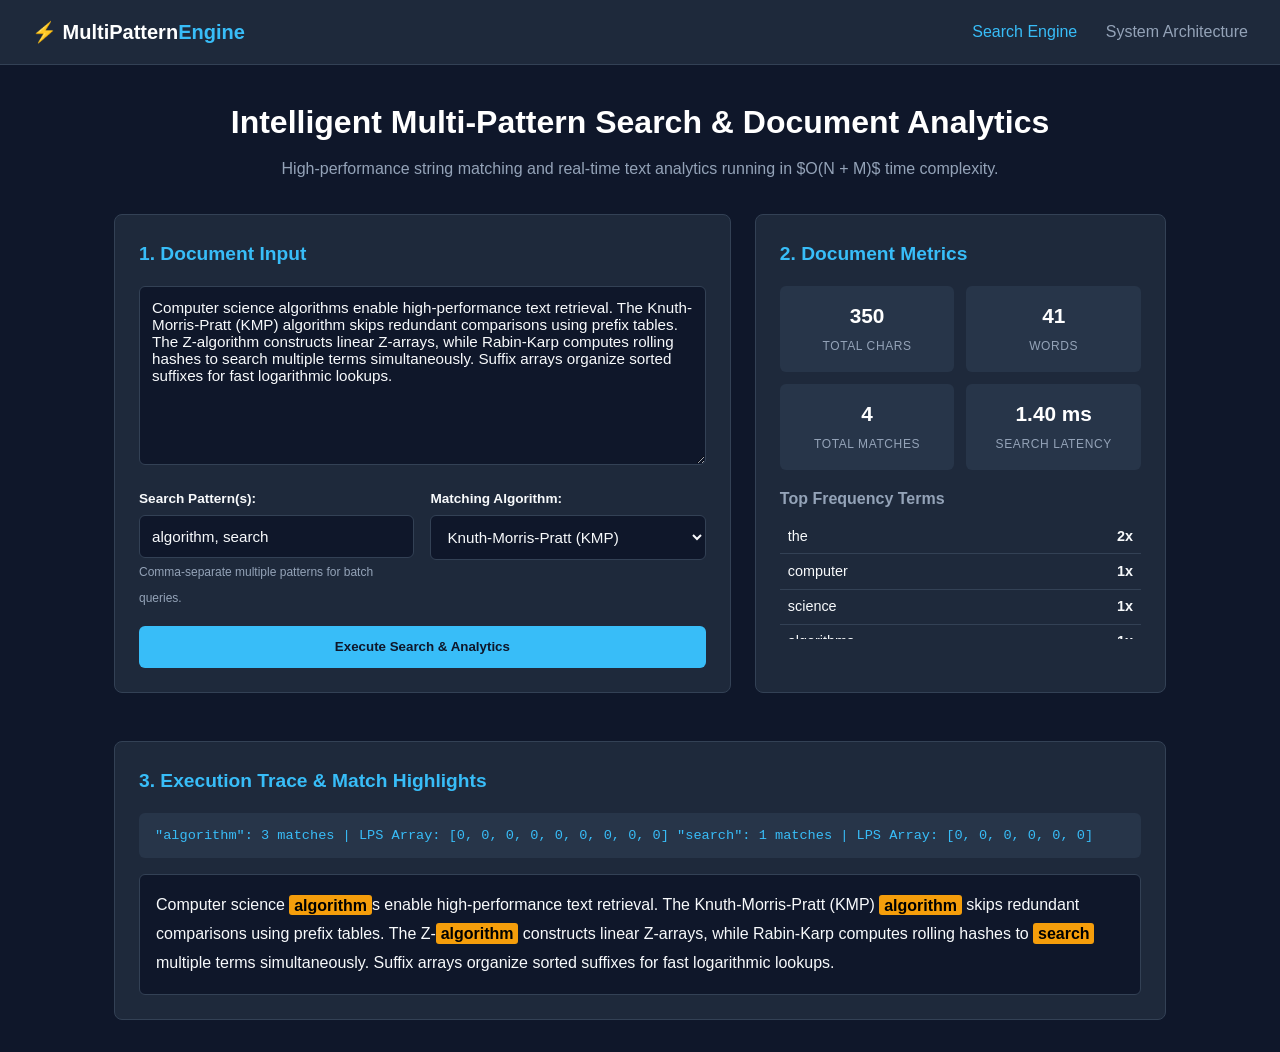
<file: multi-pattern-search-engine/index.html>
<!DOCTYPE html>
<html lang="en">
<head>
  <meta charset="UTF-8" />
  <meta name="viewport" content="width=device-width, initial-scale=1.0" />
  <title>Intelligent Search Engine</title>
  <link rel="stylesheet" href="style.css" />
</head>
<body>
  <nav class="navbar">
    <div class="logo">⚡ MultiPattern<span>Engine</span></div>
    <div class="nav-links">
      <a href="index.html" class="active">Search Engine</a>
      <a href="about.html">System Architecture</a>
    </div>
  </nav>

  <main class="container">
    <header class="hero">
      <h1>Intelligent Multi-Pattern Search & Document Analytics</h1>
      <p>High-performance string matching and real-time text analytics running in $O(N + M)$ time complexity.</p>
    </header>

    <section class="engine-grid">
      <!-- Input Panel -->
      <div class="panel">
        <h2>1. Document Input</h2>
        <textarea id="documentText" rows="9" placeholder="Paste or type text document here...">Computer science algorithms enable high-performance text retrieval. The Knuth-Morris-Pratt (KMP) algorithm skips redundant comparisons using prefix tables. The Z-algorithm constructs linear Z-arrays, while Rabin-Karp computes rolling hashes to search multiple terms simultaneously. Suffix arrays organize sorted suffixes for fast logarithmic lookups.</textarea>

        <div class="input-row">
          <div class="input-group">
            <label for="searchPattern">Search Pattern(s):</label>
            <input type="text" id="searchPattern" placeholder="e.g. algorithm, search, suffix" value="algorithm, search" />
            <small>Comma-separate multiple patterns for batch queries.</small>
          </div>

          <div class="input-group">
            <label for="algoSelect">Matching Algorithm:</label>
            <select id="algoSelect">
              <option value="kmp">Knuth-Morris-Pratt (KMP)</option>
              <option value="z">Z-Algorithm</option>
              <option value="rabin-karp">Rabin-Karp (Rolling Hash)</option>
              <option value="suffix-array">Suffix Array Binary Search</option>
            </select>
          </div>
        </div>

        <button id="runBtn" class="btn-primary">Execute Search & Analytics</button>
      </div>

      <!-- Live Analytics Panel -->
      <div class="panel">
        <h2>2. Document Metrics</h2>
        <div class="metrics-grid">
          <div class="metric-card"><span class="metric-val" id="metricChars">0</span><span class="metric-lbl">Total Chars</span></div>
          <div class="metric-card"><span class="metric-val" id="metricWords">0</span><span class="metric-lbl">Words</span></div>
          <div class="metric-card"><span class="metric-val" id="metricMatches">0</span><span class="metric-lbl">Total Matches</span></div>
          <div class="metric-card"><span class="metric-val" id="metricTime">0.00 ms</span><span class="metric-lbl">Search Latency</span></div>
        </div>

        <h3>Top Frequency Terms</h3>
        <ul id="freqList" class="freq-list"></ul>
      </div>
    </section>

    <!-- Results Section -->
    <section class="panel results-panel">
      <h2>3. Execution Trace & Match Highlights</h2>
      <div id="algoDetails" class="algo-details"></div>
      <div id="highlightedOutput" class="highlight-box">Matches will be highlighted here upon execution.</div>
    </section>
  </main>

  <script src="app.js"></script>
</body>
</html>
</file>
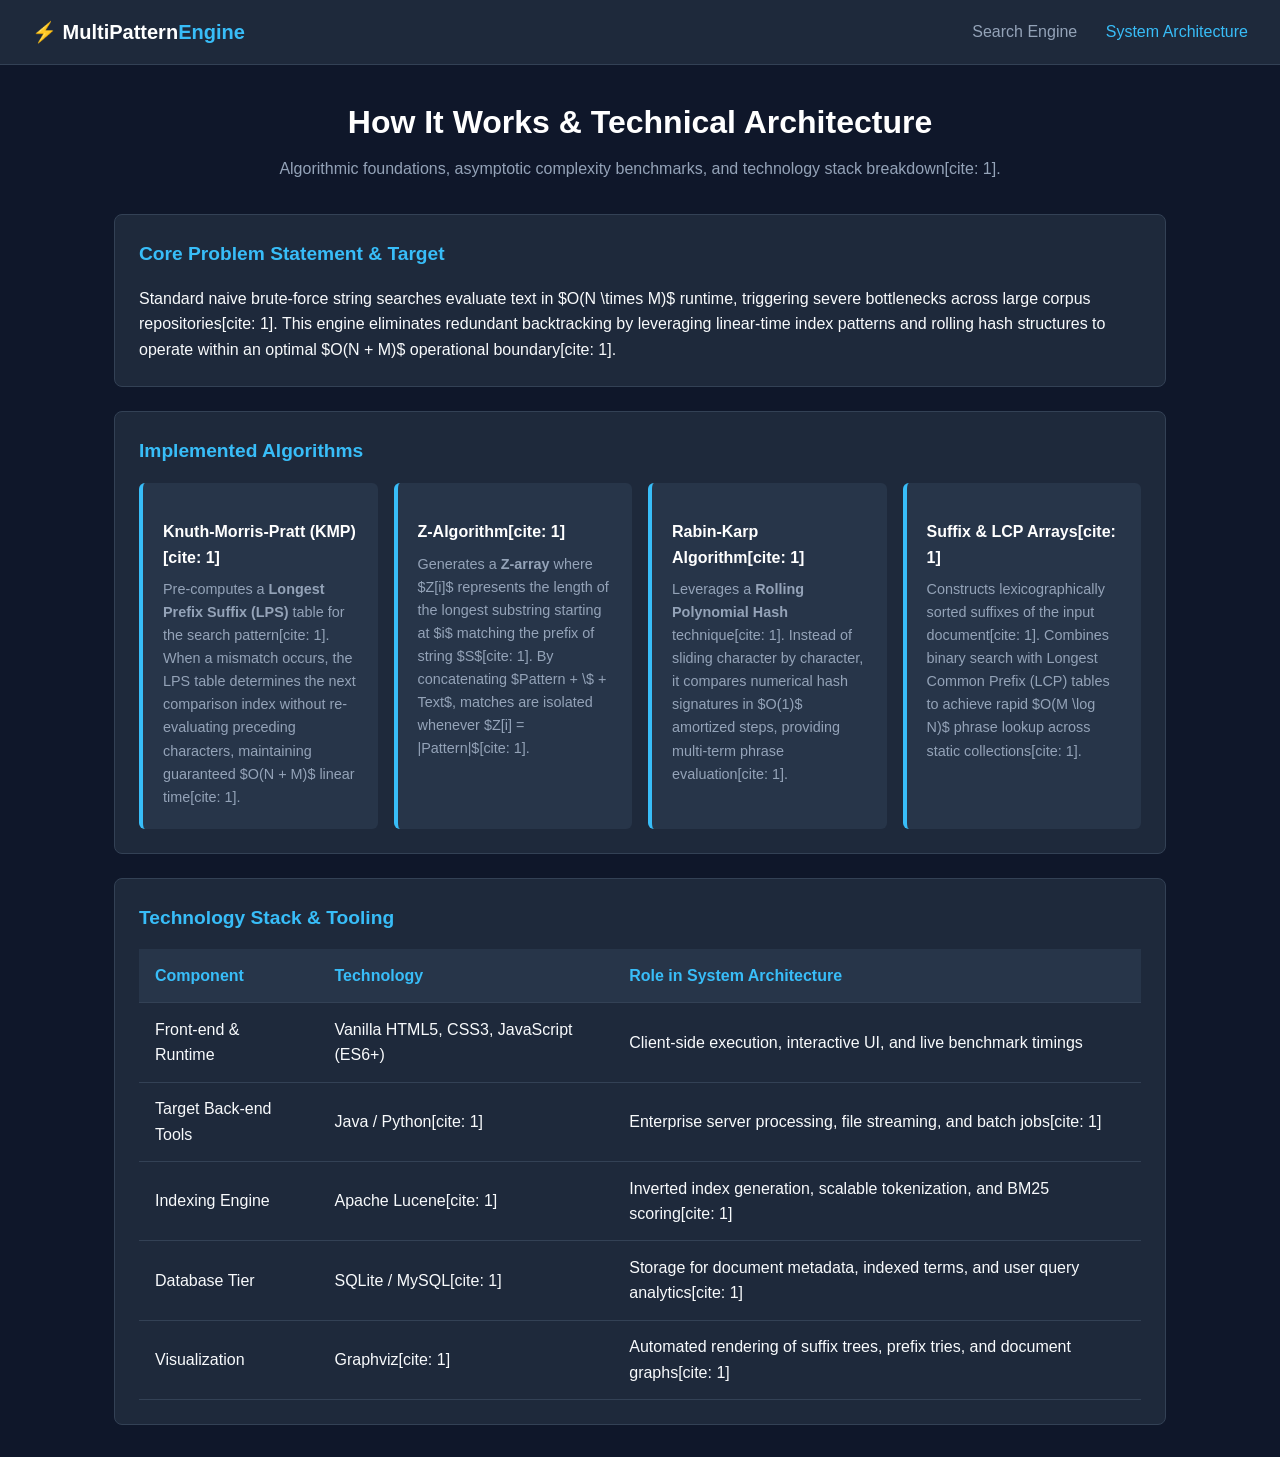
<file: multi-pattern-search-engine/about.html>
<!DOCTYPE html>
<html lang="en">
<head>
  <meta charset="UTF-8" />
  <meta name="viewport" content="width=device-width, initial-scale=1.0" />
  <title>System Architecture | Intelligent Multi-Pattern Search</title>
  <link rel="stylesheet" href="style.css" />
</head>
<body>
  <nav class="navbar">
    <div class="logo">⚡ MultiPattern<span>Engine</span></div>
    <div class="nav-links">
      <a href="index.html">Search Engine</a>
      <a href="about.html" class="active">System Architecture</a>
    </div>
  </nav>

  <main class="container">
    <header class="hero">
      <h1>How It Works & Technical Architecture</h1>
      <p>Algorithmic foundations, asymptotic complexity benchmarks, and technology stack breakdown[cite: 1].</p>
    </header>

    <section class="panel">
      <h2>Core Problem Statement & Target</h2>
      <p>Standard naive brute-force string searches evaluate text in $O(N \times M)$ runtime, triggering severe bottlenecks across large corpus repositories[cite: 1]. This engine eliminates redundant backtracking by leveraging linear-time index patterns and rolling hash structures to operate within an optimal $O(N + M)$ operational boundary[cite: 1].</p>
    </section>

    <section class="panel">
      <h2>Implemented Algorithms</h2>
      <div class="cards-grid">
        <article class="info-card">
          <h3>Knuth-Morris-Pratt (KMP)[cite: 1]</h3>
          <p>Pre-computes a <strong>Longest Prefix Suffix (LPS)</strong> table for the search pattern[cite: 1]. When a mismatch occurs, the LPS table determines the next comparison index without re-evaluating preceding characters, maintaining guaranteed $O(N + M)$ linear time[cite: 1].</p>
        </article>
        <article class="info-card">
          <h3>Z-Algorithm[cite: 1]</h3>
          <p>Generates a <strong>Z-array</strong> where $Z[i]$ represents the length of the longest substring starting at $i$ matching the prefix of string $S$[cite: 1]. By concatenating $Pattern + \$ + Text$, matches are isolated whenever $Z[i] = |Pattern|$[cite: 1].</p>
        </article>
        <article class="info-card">
          <h3>Rabin-Karp Algorithm[cite: 1]</h3>
          <p>Leverages a <strong>Rolling Polynomial Hash</strong> technique[cite: 1]. Instead of sliding character by character, it compares numerical hash signatures in $O(1)$ amortized steps, providing multi-term phrase evaluation[cite: 1].</p>
        </article>
        <article class="info-card">
          <h3>Suffix & LCP Arrays[cite: 1]</h3>
          <p>Constructs lexicographically sorted suffixes of the input document[cite: 1]. Combines binary search with Longest Common Prefix (LCP) tables to achieve rapid $O(M \log N)$ phrase lookup across static collections[cite: 1].</p>
        </article>
      </div>
    </section>

    <section class="panel">
      <h2>Technology Stack & Tooling</h2>
      <table class="tech-table">
        <thead>
          <tr>
            <th>Component</th>
            <th>Technology</th>
            <th>Role in System Architecture</th>
          </tr>
        </thead>
        <tbody>
          <tr>
            <td>Front-end & Runtime</td>
            <td>Vanilla HTML5, CSS3, JavaScript (ES6+)</td>
            <td>Client-side execution, interactive UI, and live benchmark timings</td>
          </tr>
          <tr>
            <td>Target Back-end Tools</td>
            <td>Java / Python[cite: 1]</td>
            <td>Enterprise server processing, file streaming, and batch jobs[cite: 1]</td>
          </tr>
          <tr>
            <td>Indexing Engine</td>
            <td>Apache Lucene[cite: 1]</td>
            <td>Inverted index generation, scalable tokenization, and BM25 scoring[cite: 1]</td>
          </tr>
          <tr>
            <td>Database Tier</td>
            <td>SQLite / MySQL[cite: 1]</td>
            <td>Storage for document metadata, indexed terms, and user query analytics[cite: 1]</td>
          </tr>
          <tr>
            <td>Visualization</td>
            <td>Graphviz[cite: 1]</td>
            <td>Automated rendering of suffix trees, prefix tries, and document graphs[cite: 1]</td>
          </tr>
        </tbody>
      </table>
    </section>
  </main>
</body>
</html>
</file>
<file: multi-pattern-search-engine/style.css>
:root {
  --bg-primary: #0f172a;
  --bg-secondary: #1e293b;
  --bg-card: #273549;
  --accent: #38bdf8;
  --accent-hover: #0284c7;
  --text-main: #f8fafc;
  --text-dim: #94a3b8;
  --highlight: #f59e0b;
  --border: #334155;
  --font-family: -apple-system, BlinkMacSystemFont, "Segoe UI", Roboto, sans-serif;
}

* { box-sizing: border-box; margin: 0; padding: 0; }

body {
  background-color: var(--bg-primary);
  color: var(--text-main);
  font-family: var(--font-family);
  line-height: 1.6;
  min-height: 100vh;
}

.navbar {
  display: flex;
  justify-content: space-between;
  align-items: center;
  padding: 1rem 2rem;
  background-color: var(--bg-secondary);
  border-bottom: 1px solid var(--border);
}

.logo { font-size: 1.25rem; font-weight: 700; color: #fff; }
.logo span { color: var(--accent); }

.nav-links a {
  color: var(--text-dim);
  text-decoration: none;
  margin-left: 1.5rem;
  font-weight: 500;
  transition: color 0.2s;
}

.nav-links a:hover, .nav-links a.active {
  color: var(--accent);
}

.container {
  max-width: 1100px;
  margin: 2rem auto;
  padding: 0 1.5rem;
}

.hero {
  text-align: center;
  margin-bottom: 2rem;
}

.hero h1 { font-size: 2rem; color: #fff; margin-bottom: 0.5rem; }
.hero p { color: var(--text-dim); }

.engine-grid {
  display: grid;
  grid-template-columns: 3fr 2fr;
  gap: 1.5rem;
  margin-bottom: 1.5rem;
}

@media (max-width: 850px) {
  .engine-grid { grid-template-columns: 1fr; }
}

.panel {
  background-color: var(--bg-secondary);
  border: 1px solid var(--border);
  border-radius: 8px;
  padding: 1.5rem;
  margin-bottom: 1.5rem;
}

.panel h2 { font-size: 1.2rem; margin-bottom: 1rem; color: var(--accent); }
.panel h3 { font-size: 1rem; margin: 1rem 0 0.5rem; color: var(--text-dim); }

textarea, input[type="text"], select {
  width: 100%;
  background-color: var(--bg-primary);
  border: 1px solid var(--border);
  border-radius: 6px;
  color: var(--text-main);
  padding: 0.75rem;
  font-family: inherit;
  font-size: 0.95rem;
}

.input-row {
  display: grid;
  grid-template-columns: 1fr 1fr;
  gap: 1rem;
  margin: 1rem 0;
}

@media (max-width: 600px) {
  .input-row { grid-template-columns: 1fr; }
}

.input-group label {
  display: block;
  font-size: 0.85rem;
  font-weight: 600;
  margin-bottom: 0.35rem;
}

.input-group small {
  color: var(--text-dim);
  font-size: 0.75rem;
}

.btn-primary {
  display: inline-block;
  width: 100%;
  background-color: var(--accent);
  color: #0f172a;
  border: none;
  border-radius: 6px;
  padding: 0.85rem;
  font-weight: 700;
  cursor: pointer;
  transition: background-color 0.2s;
}

.btn-primary:hover { background-color: var(--accent-hover); }

.metrics-grid {
  display: grid;
  grid-template-columns: repeat(2, 1fr);
  gap: 0.75rem;
}

.metric-card {
  background-color: var(--bg-card);
  padding: 0.85rem;
  border-radius: 6px;
  text-align: center;
}

.metric-val {
  display: block;
  font-size: 1.3rem;
  font-weight: 700;
  color: #fff;
}

.metric-lbl {
  font-size: 0.75rem;
  color: var(--text-dim);
  text-transform: uppercase;
  letter-spacing: 0.05em;
}

.freq-list {
  list-style: none;
  max-height: 120px;
  overflow-y: auto;
  font-size: 0.9rem;
}

.freq-list li {
  display: flex;
  justify-content: space-between;
  padding: 0.35rem 0.5rem;
  border-bottom: 1px solid var(--border);
}

.algo-details {
  background: var(--bg-card);
  padding: 0.75rem 1rem;
  border-radius: 6px;
  font-family: monospace;
  font-size: 0.85rem;
  margin-bottom: 1rem;
  color: var(--accent);
}

.highlight-box {
  background-color: var(--bg-primary);
  border: 1px solid var(--border);
  border-radius: 6px;
  padding: 1rem;
  white-space: pre-wrap;
  word-break: break-word;
  line-height: 1.8;
}

mark {
  background-color: var(--highlight);
  color: #000;
  padding: 0.1rem 0.3rem;
  border-radius: 3px;
  font-weight: bold;
}

.cards-grid {
  display: grid;
  grid-template-columns: repeat(auto-fit, minmax(220px, 1fr));
  gap: 1rem;
}

.info-card {
  background: var(--bg-card);
  padding: 1.25rem;
  border-radius: 6px;
  border-left: 4px solid var(--accent);
}

.info-card h3 { color: #fff; margin-bottom: 0.5rem; }
.info-card p { font-size: 0.9rem; color: var(--text-dim); }

.tech-table {
  width: 100%;
  border-collapse: collapse;
  margin-top: 1rem;
}

.tech-table th, .tech-table td {
  padding: 0.85rem 1rem;
  text-align: left;
  border-bottom: 1px solid var(--border);
}

.tech-table th { background-color: var(--bg-card); color: var(--accent); }
.tech-table tr:hover { background-color: rgba(255, 255, 255, 0.02); }
</file>
